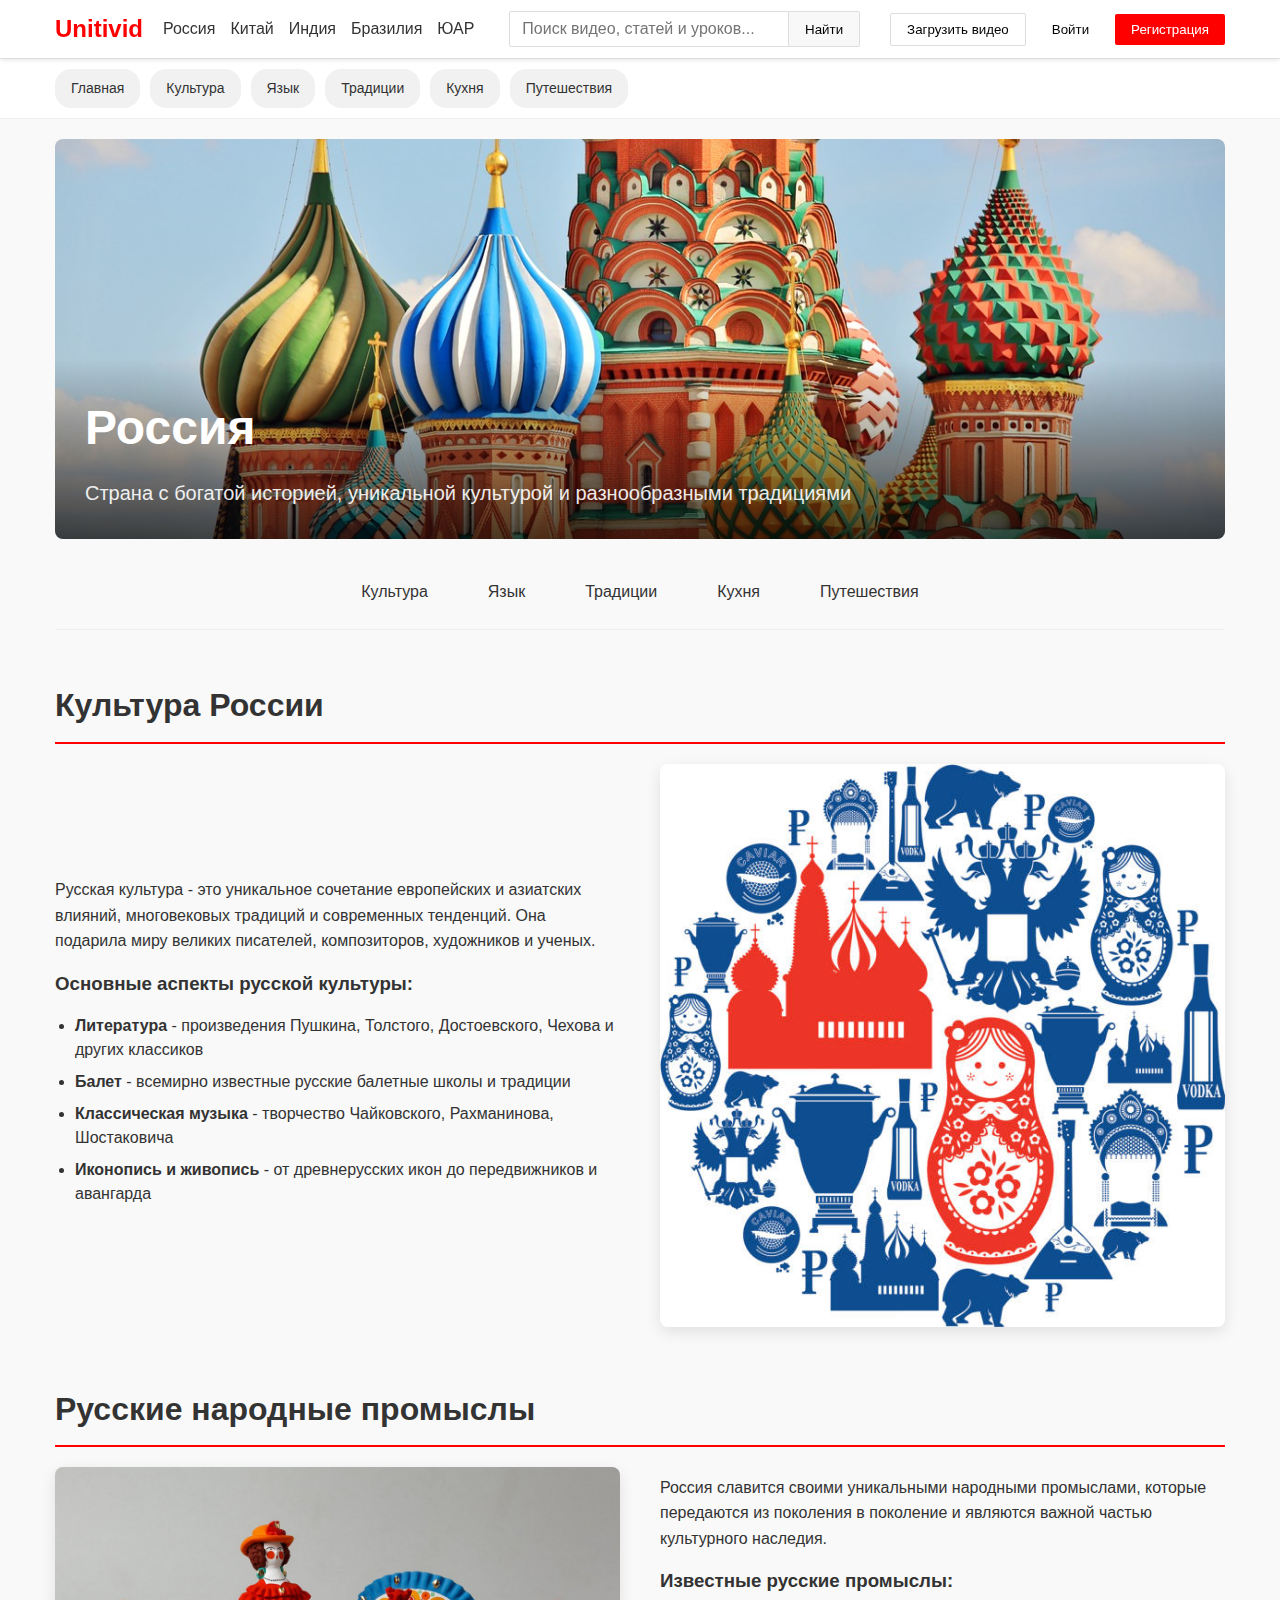
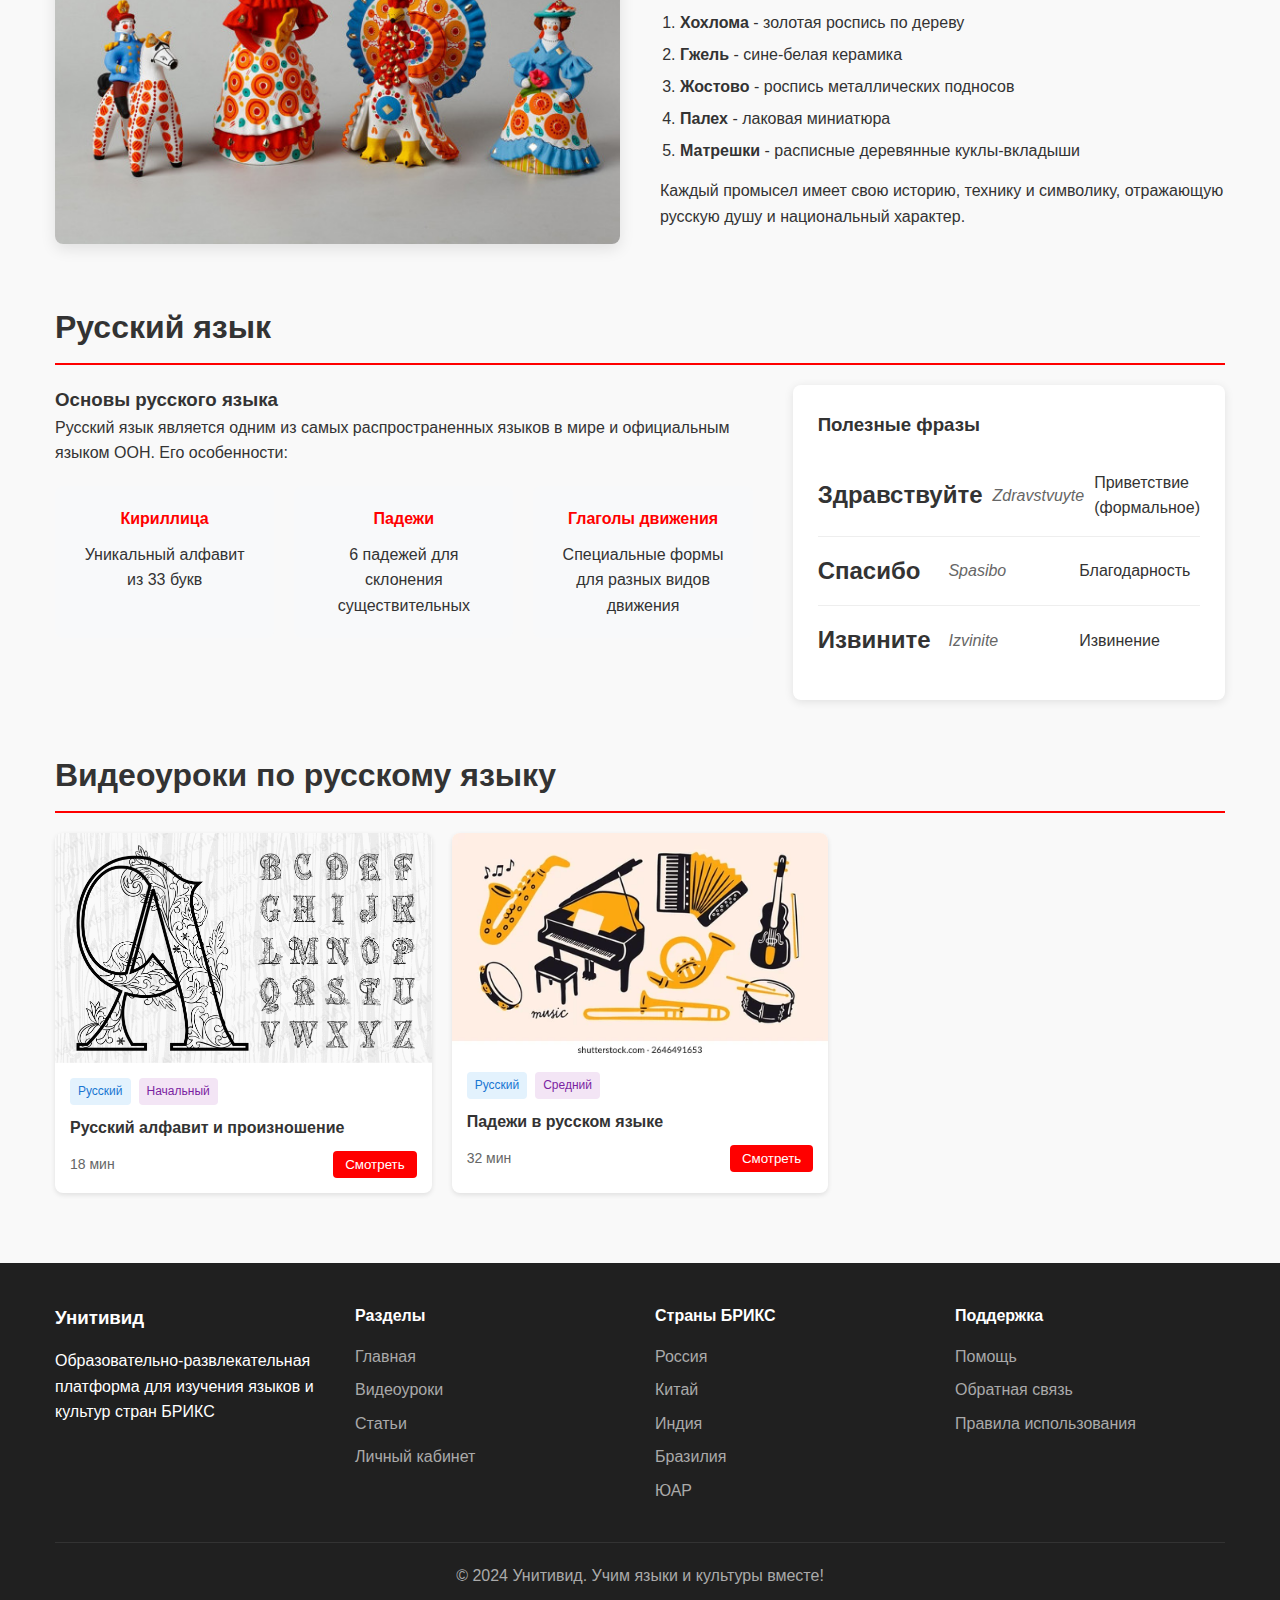
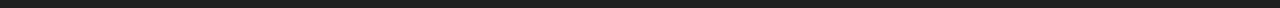
<file: russia.html>
<!DOCTYPE html>
<html lang="ru">

<head>
    <meta charset="UTF-8">
    <meta name="viewport" content="width=device-width, initial-scale=1.0">
    <title>Россия - Культура и традиции | Унитивид</title>
    <link rel="stylesheet" href="styles.css">
    <link rel="stylesheet" href="country-page.css">
</head>

<body>
    <!-- Верхняя шапка с навигацией -->
    <header class="main-header">
        <div class="container">
            <div class="logo-section">
                <h1 class="logo">Unitivid</h1>
                <nav class="brics-nav">
                    <a href="russia.html" class="brics-link active">Россия</a>
                    <a href="china.html" class="brics-link">Китай</a>
                    <a href="india.html" class="brics-link">Индия</a>
                    <a href="brazil.html" class="brics-link">Бразилия</a>
                    <a href="south-africa.html" class="brics-link">ЮАР</a>
                </nav>
            </div>
            <div class="search-section">
                <div class="search-bar">
                    <input type="text" placeholder="Поиск видео, статей и уроков...">
                    <button class="search-btn">Найти</button>
                </div>
            </div>
            <div class="user-section">
                <button class="upload-btn">Загрузить видео</button>
                <button class="auth-btn">Войти</button>
                <button class="register-btn">Регистрация</button>
            </div>
        </div>
    </header>

    <!-- Вторая шапка с категориями -->
    <nav class="category-nav">
        <div class="container">
            <a href="index.html" class="category-link">Главная</a>
            <a href="#culture" class="category-link">Культура</a>
            <a href="#language" class="category-link">Язык</a>
            <a href="#traditions" class="category-link">Традиции</a>
            <a href="#cuisine" class="category-link">Кухня</a>
            <a href="#travel" class="category-link">Путешествия</a>
        </div>
    </nav>

    <!-- Основное содержимое страницы о России -->
    <main class="main-content">
        <div class="container">
            <!-- Заголовок страны -->
            <section class="country-header">
                <div class="country-hero">
                    <img src="Photo/asd.jpg" alt="Русская культура и традиции">
                    <div class="country-hero-content">
                        <h1>Россия</h1>
                        <p>Страна с богатой историей, уникальной культурой и разнообразными традициями</p>
                    </div>
                </div>
            </section>

            <!-- Навигация по странице -->
            <nav class="page-nav">
                <a href="#culture" class="page-nav-link">Культура</a>
                <a href="#language" class="page-nav-link">Язык</a>
                <a href="#traditions" class="page-nav-link">Традиции</a>
                <a href="#cuisine" class="page-nav-link">Кухня</a>
                <a href="#travel" class="page-nav-link">Путешествия</a>
            </nav>

            <!-- Раздел культуры -->
            <section id="culture" class="culture-section">
                <h2>Культура России</h2>
                <div class="culture-content">
                    <div class="culture-text">
                        <p>Русская культура - это уникальное сочетание европейских и азиатских влияний, многовековых традиций и современных тенденций. Она подарила миру великих писателей, композиторов, художников и ученых.</p>

                        <h3>Основные аспекты русской культуры:</h3>
                        <ul>
                            <li><strong>Литература</strong> - произведения Пушкина, Толстого, Достоевского, Чехова и других классиков</li>
                            <li><strong>Балет</strong> - всемирно известные русские балетные школы и традиции</li>
                            <li><strong>Классическая музыка</strong> - творчество Чайковского, Рахманинова, Шостаковича</li>
                            <li><strong>Иконопись и живопись</strong> - от древнерусских икон до передвижников и авангарда</li>
                        </ul>
                    </div>
                    <div class="culture-image">
                        <img src="Photo/ist.jpg"
                            alt="Русский балет">
                    </div>
                </div>
            </section>

            <!-- Русские народные промыслы -->
            <section id="crafts" class="feature-section">
                <h2>Русские народные промыслы</h2>
                <div class="feature-content">
                    <div class="feature-image">
                        <img src="Photo/31.jpg"
                            alt="Русские матрешки">
                    </div>
                    <div class="feature-text">
                        <p>Россия славится своими уникальными народными промыслами, которые передаются из поколения в поколение и являются важной частью культурного наследия.</p>

                        <h3>Известные русские промыслы:</h3>
                        <ol>
                            <li><strong>Хохлома</strong> - золотая роспись по дереву</li>
                            <li><strong>Гжель</strong> - сине-белая керамика</li>
                            <li><strong>Жостово</strong> - роспись металлических подносов</li>
                            <li><strong>Палех</strong> - лаковая миниатюра</li>
                            <li><strong>Матрешки</strong> - расписные деревянные куклы-вкладыши</li>
                        </ol>

                        <p>Каждый промысел имеет свою историю, технику и символику, отражающую русскую душу и национальный характер.</p>
                    </div>
                </div>
            </section>

            <!-- Языковой раздел -->
            <section id="language" class="language-section">
                <h2>Русский язык</h2>
                <div class="language-info">
                    <div class="language-basics">
                        <h3>Основы русского языка</h3>
                        <p>Русский язык является одним из самых распространенных языков в мире и официальным языком ООН. Его особенности:</p>

                        <div class="language-features">
                            <div class="language-feature">
                                <h4>Кириллица</h4>
                                <p>Уникальный алфавит из 33 букв</p>
                            </div>
                            <div class="language-feature">
                                <h4>Падежи</h4>
                                <p>6 падежей для склонения существительных</p>
                            </div>
                            <div class="language-feature">
                                <h4>Глаголы движения</h4>
                                <p>Специальные формы для разных видов движения</p>
                            </div>
                        </div>
                    </div>

                    <div class="useful-phrases">
                        <h3>Полезные фразы</h3>
                        <div class="phrases-list">
                            <div class="phrase-item">
                                <div class="phrase-chinese">Здравствуйте</div>
                                <div class="phrase-pinyin">Zdravstvuyte</div>
                                <div class="phrase-translation">Приветствие (формальное)</div>
                            </div>
                            <div class="phrase-item">
                                <div class="phrase-chinese">Спасибо</div>
                                <div class="phrase-pinyin">Spasibo</div>
                                <div class="phrase-translation">Благодарность</div>
                            </div>
                            <div class="phrase-item">
                                <div class="phrase-chinese">Извините</div>
                                <div class="phrase-pinyin">Izvinite</div>
                                <div class="phrase-translation">Извинение</div>
                            </div>
                        </div>
                    </div>
                </div>
            </section>

            <!-- Видео уроки по русскому -->
            <section class="country-videos">
                <h2>Видеоуроки по русскому языку</h2>
                <div class="videos-grid">
                    <!-- Видео 1 -->
                    <div class="video-card">
                        <div class="video-thumbnail">
                            <img src="Photo/16.jpg" alt="Русский для начинающих">
                        </div>
                        <div class="video-info">
                            <div class="language-tag">
                                <span class="language">Русский</span>
                                <span class="level">Начальный</span>
                            </div>
                            <h3 class="video-title">Русский алфавит и произношение</h3>
                            <div class="video-meta">
                                <span class="video-duration">18 мин</span>
                                <button class="watch-btn">Смотреть</button>
                            </div>
                        </div>
                    </div>

                    <!-- Видео 2 -->
                    <div class="video-card">
                        <div class="video-thumbnail">
                            <img src="Photo/mu.jpg" alt="Русские падежи">
                        </div>
                        <div class="video-info">
                            <div class="language-tag">
                                <span class="language">Русский</span>
                                <span class="level">Средний</span>
                            </div>
                            <h3 class="video-title">Падежи в русском языке</h3>
                            <div class="video-meta">
                                <span class="video-duration">32 мин</span>
                                <button class="watch-btn">Смотреть</button>
                            </div>
                        </div>
                    </div>
                </div>
            </section>
        </div>
    </main>

    <!-- Подвал -->
    <footer class="main-footer">
        <div class="container">
            <div class="footer-content">
                <div class="footer-section">
                    <h3>Унитивид</h3>
                    <p>Образовательно-развлекательная платформа для изучения языков и культур стран БРИКС</p>
                </div>
                <div class="footer-section">
                    <h4>Разделы</h4>
                    <ul>
                        <li><a href="index.html">Главная</a></li>
                        <li><a href="videos.html">Видеоуроки</a></li>
                        <li><a href="#">Статьи</a></li>
                        <li><a href="profile.html">Личный кабинет</a></li>
                    </ul>
                </div>
                <div class="footer-section">
                    <h4>Страны БРИКС</h4>
                    <ul>
                        <li><a href="russia.html">Россия</a></li>
                        <li><a href="china.html">Китай</a></li>
                        <li><a href="india.html">Индия</a></li>
                        <li><a href="brazil.html">Бразилия</a></li>
                        <li><a href="south-africa.html">ЮАР</a></li>
                    </ul>
                </div>
                <div class="footer-section">
                    <h4>Поддержка</h4>
                    <ul>
                        <li><a href="#">Помощь</a></li>
                        <li><a href="#">Обратная связь</a></li>
                        <li><a href="#">Правила использования</a></li>
                    </ul>
                </div>
            </div>
            <div class="footer-bottom">
                <p>&copy; 2024 Унитивид. Учим языки и культуры вместе!</p>
            </div>
        </div>
    </footer>

    <script src="script.js"></script>
</body>

</html>
</file>
<file: styles.css>
* {
    margin: 0;
    padding: 0;
    box-sizing: border-box;
}

body {
    font-family: 'Roboto', Arial, sans-serif;
    line-height: 1.6;
    color: #333;
    background-color: #f9f9f9;
}

.container {
    max-width: 1200px;
    margin: 0 auto;
    padding: 0 15px;
}

/* Верхняя шапка */
.main-header {
    background-color: #fff;
    box-shadow: 0 2px 5px rgba(0, 0, 0, 0.1);
    padding: 10px 0;
    position: sticky;
    top: 0;
    z-index: 100;
}

.main-header .container {
    display: flex;
    justify-content: space-between;
    align-items: center;
}

.logo-section {
    display: flex;
    align-items: center;
}

.logo {
    color: #ff0000;
    font-size: 24px;
    margin-right: 20px;
}

.brics-nav {
    display: flex;
}

.brics-link {
    margin-right: 15px;
    text-decoration: none;
    color: #333;
    font-weight: 500;
}

.brics-link:hover {
    color: #ff0000;
}

.search-section {
    flex-grow: 1;
    max-width: 600px;
    margin: 0 20px;
}

.search-bar {
    display: flex;
}

.search-bar input {
    flex-grow: 1;
    padding: 8px 12px;
    border: 1px solid #ddd;
    border-radius: 2px 0 0 2px;
    font-size: 16px;
}

.search-btn {
    padding: 8px 16px;
    background-color: #f8f8f8;
    border: 1px solid #ddd;
    border-left: none;
    border-radius: 0 2px 2px 0;
    cursor: pointer;
}

.user-section {
    display: flex;
    align-items: center;
}

.upload-btn,
.auth-btn,
.register-btn {
    padding: 8px 16px;
    margin-left: 10px;
    border: none;
    border-radius: 2px;
    cursor: pointer;
    font-weight: 500;
}

.upload-btn {
    background-color: #fff;
    border: 1px solid #ddd;
}

.auth-btn {
    background-color: transparent;
}

.register-btn {
    background-color: #ff0000;
    color: white;
}

/* Вторая шапка с категориями */
.category-nav {
    background-color: #fff;
    border-top: 1px solid #eee;
    border-bottom: 1px solid #eee;
    padding: 10px 0;
    overflow-x: auto;
    white-space: nowrap;
}

.category-nav .container {
    display: flex;
}

.category-link {
    padding: 8px 16px;
    margin-right: 10px;
    text-decoration: none;
    color: #333;
    border-radius: 16px;
    background-color: #f1f1f1;
    font-size: 14px;
}

.category-link.active,
.category-link:hover {
    background-color: #000;
    color: white;
}

/* Основное содержимое */
.main-content {
    padding: 20px 0;
}

/* Приветственный баннер */
.welcome-banner {
    background: linear-gradient(135deg, #ff0000, #cc0000);
    color: white;
    padding: 40px;
    border-radius: 8px;
    margin-bottom: 30px;
}

.banner-content h2 {
    font-size: 32px;
    margin-bottom: 15px;
}

.banner-content p {
    font-size: 18px;
    margin-bottom: 20px;
}

.banner-actions {
    display: flex;
    gap: 15px;
}

.cta-btn {
    padding: 12px 24px;
    border: none;
    border-radius: 2px;
    font-size: 16px;
    font-weight: 500;
    cursor: pointer;
}

.cta-btn.primary {
    background-color: white;
    color: #ff0000;
}

.cta-btn.secondary {
    background-color: transparent;
    color: white;
    border: 1px solid white;
}

/* Популярные видео */
.popular-videos {
    margin-bottom: 40px;
}

.popular-videos h2 {
    margin-bottom: 20px;
    font-size: 24px;
}

.videos-grid {
    display: grid;
    grid-template-columns: repeat(auto-fill, minmax(300px, 1fr));
    gap: 20px;
    margin-bottom: 20px;
}

.video-card {
    background-color: white;
    border-radius: 8px;
    overflow: hidden;
    box-shadow: 0 2px 5px rgba(0, 0, 0, 0.1);
}

.video-thumbnail {
    position: relative;
}

.video-thumbnail img {
    width: 100%;
    height: auto;
    display: block;
}

.progress-bar {
    position: absolute;
    bottom: 0;
    left: 0;
    width: 100%;
    height: 4px;
    background-color: #e0e0e0;
}

.progress-fill {
    height: 100%;
    background-color: #ff0000;
}

.video-info {
    padding: 15px;
}

.language-tag {
    display: flex;
    margin-bottom: 10px;
}

.language,
.level {
    padding: 4px 8px;
    border-radius: 4px;
    font-size: 12px;
    margin-right: 8px;
}

.language {
    background-color: #e3f2fd;
    color: #1976d2;
}

.level {
    background-color: #f3e5f5;
    color: #7b1fa2;
}

.video-title {
    font-size: 16px;
    margin-bottom: 10px;
}

.video-meta {
    display: flex;
    justify-content: space-between;
    align-items: center;
}

.progress-text {
    font-size: 14px;
    color: #666;
}

.continue-btn {
    padding: 6px 12px;
    background-color: #ff0000;
    color: white;
    border: none;
    border-radius: 4px;
    cursor: pointer;
}

.view-all {
    text-align: center;
}

.view-all-btn {
    display: inline-block;
    padding: 10px 20px;
    background-color: transparent;
    border: 1px solid #ddd;
    border-radius: 4px;
    cursor: pointer;
    text-decoration: none;
    color: #333;
}

/* Преимущества */
.features-section {
    display: grid;
    grid-template-columns: repeat(auto-fit, minmax(250px, 1fr));
    gap: 20px;
    padding: 30px 0;
    border-top: 1px solid #eee;
}

.feature {
    text-align: center;
    padding: 20px;
}

.feature h3 {
    margin-bottom: 10px;
    font-size: 18px;
}

.feature p {
    color: #666;
}

/* Подвал */
.main-footer {
    background-color: #202020;
    color: #fff;
    padding: 40px 0 20px;
}

.footer-content {
    display: grid;
    grid-template-columns: repeat(auto-fit, minmax(200px, 1fr));
    gap: 30px;
    margin-bottom: 30px;
}

.footer-section h3,
.footer-section h4 {
    margin-bottom: 15px;
}

.footer-section ul {
    list-style: none;
}

.footer-section ul li {
    margin-bottom: 8px;
}

.footer-section a {
    color: #aaa;
    text-decoration: none;
}

.footer-section a:hover {
    color: #fff;
}

.footer-bottom {
    text-align: center;
    padding-top: 20px;
    border-top: 1px solid #333;
    color: #aaa;
}

/* Адаптивность */
@media (max-width: 768px) {
    .main-header .container {
        flex-direction: column;
        align-items: flex-start;
    }

    .logo-section {
        margin-bottom: 10px;
    }

    .search-section {
        width: 100%;
        margin: 10px 0;
    }

    .user-section {
        width: 100%;
        justify-content: flex-end;
    }

    .banner-content h2 {
        font-size: 24px;
    }

    .banner-actions {
        flex-direction: column;
    }
}
</file>
<file: country-page.css>
/* Стили для страниц отдельных стран */

.country-header {
    margin-bottom: 30px;
}

.country-hero {
    position: relative;
    border-radius: 8px;
    overflow: hidden;
    height: 400px;
}

.country-hero img {
    width: 100%;
    height: 100%;
    object-fit: cover;
}

.country-hero-content {
    position: absolute;
    bottom: 0;
    left: 0;
    right: 0;
    background: linear-gradient(transparent, rgba(0, 0, 0, 0.7));
    color: white;
    padding: 30px;
}

.country-hero-content h1 {
    font-size: 48px;
    margin-bottom: 10px;
}

.country-hero-content p {
    font-size: 20px;
    opacity: 0.9;
}

/* Навигация по странице */
.page-nav {
    display: flex;
    justify-content: center;
    margin: 30px 0;
    border-bottom: 1px solid #eee;
    padding-bottom: 15px;
}

.page-nav-link {
    padding: 10px 20px;
    text-decoration: none;
    color: #333;
    font-weight: 500;
    border-radius: 20px;
    margin: 0 10px;
    transition: all 0.3s ease;
}

.page-nav-link:hover {
    background-color: #f0f0f0;
}

/* Разделы страницы */
.culture-section,
.feature-section,
.language-section,
.country-videos {
    margin: 50px 0;
}

.culture-section h2,
.feature-section h2,
.language-section h2,
.country-videos h2 {
    font-size: 32px;
    margin-bottom: 20px;
    border-bottom: 2px solid #ff0000;
    padding-bottom: 10px;
}

.culture-content,
.feature-content {
    display: grid;
    grid-template-columns: 1fr 1fr;
    gap: 40px;
    align-items: center;
}

.culture-text p,
.feature-text p {
    margin-bottom: 15px;
    line-height: 1.6;
}

.culture-text ul,
.feature-text ol {
    margin: 15px 0;
    padding-left: 20px;
}

.culture-text li,
.feature-text li {
    margin-bottom: 8px;
    line-height: 1.5;
}

.culture-image img,
.feature-image img {
    width: 100%;
    border-radius: 8px;
    box-shadow: 0 5px 15px rgba(0, 0, 0, 0.1);
}

/* Языковой раздел */
.language-info {
    display: grid;
    grid-template-columns: 2fr 1fr;
    gap: 40px;
}

.language-features {
    display: grid;
    grid-template-columns: repeat(auto-fit, minmax(200px, 1fr));
    gap: 20px;
    margin: 20px 0;
}

.language-feature {
    background: #f8f9fa;
    padding: 20px;
    border-radius: 8px;
    text-align: center;
}

.language-feature h4 {
    margin-bottom: 10px;
    color: #ff0000;
}

.useful-phrases {
    background: white;
    padding: 25px;
    border-radius: 8px;
    box-shadow: 0 2px 10px rgba(0, 0, 0, 0.1);
}

.phrases-list {
    margin-top: 15px;
}

.phrase-item {
    padding: 15px 0;
    border-bottom: 1px solid #eee;
    display: grid;
    grid-template-columns: 1fr 1fr 1fr;
    gap: 10px;
    align-items: center;
}

.phrase-item:last-child {
    border-bottom: none;
}

.phrase-chinese {
    font-size: 24px;
    font-weight: bold;
}

.phrase-pinyin {
    color: #666;
    font-style: italic;
}

.phrase-translation {
    font-weight: 500;
}

/* Видео на странице страны */
.country-videos .videos-grid {
    grid-template-columns: repeat(auto-fill, minmax(280px, 1fr));
}

.watch-btn {
    padding: 6px 12px;
    background-color: #ff0000;
    color: white;
    border: none;
    border-radius: 4px;
    cursor: pointer;
}

.video-duration {
    font-size: 14px;
    color: #666;
}

/* Адаптивность */
@media (max-width: 768px) {
    .country-hero {
        height: 250px;
    }

    .country-hero-content h1 {
        font-size: 32px;
    }

    .country-hero-content p {
        font-size: 16px;
    }

    .page-nav {
        flex-wrap: wrap;
    }

    .page-nav-link {
        margin: 5px;
        font-size: 14px;
    }

    .culture-content,
    .feature-content,
    .language-info {
        grid-template-columns: 1fr;
    }

    .phrase-item {
        grid-template-columns: 1fr;
        text-align: center;
        gap: 5px;
    }
}
</file>
